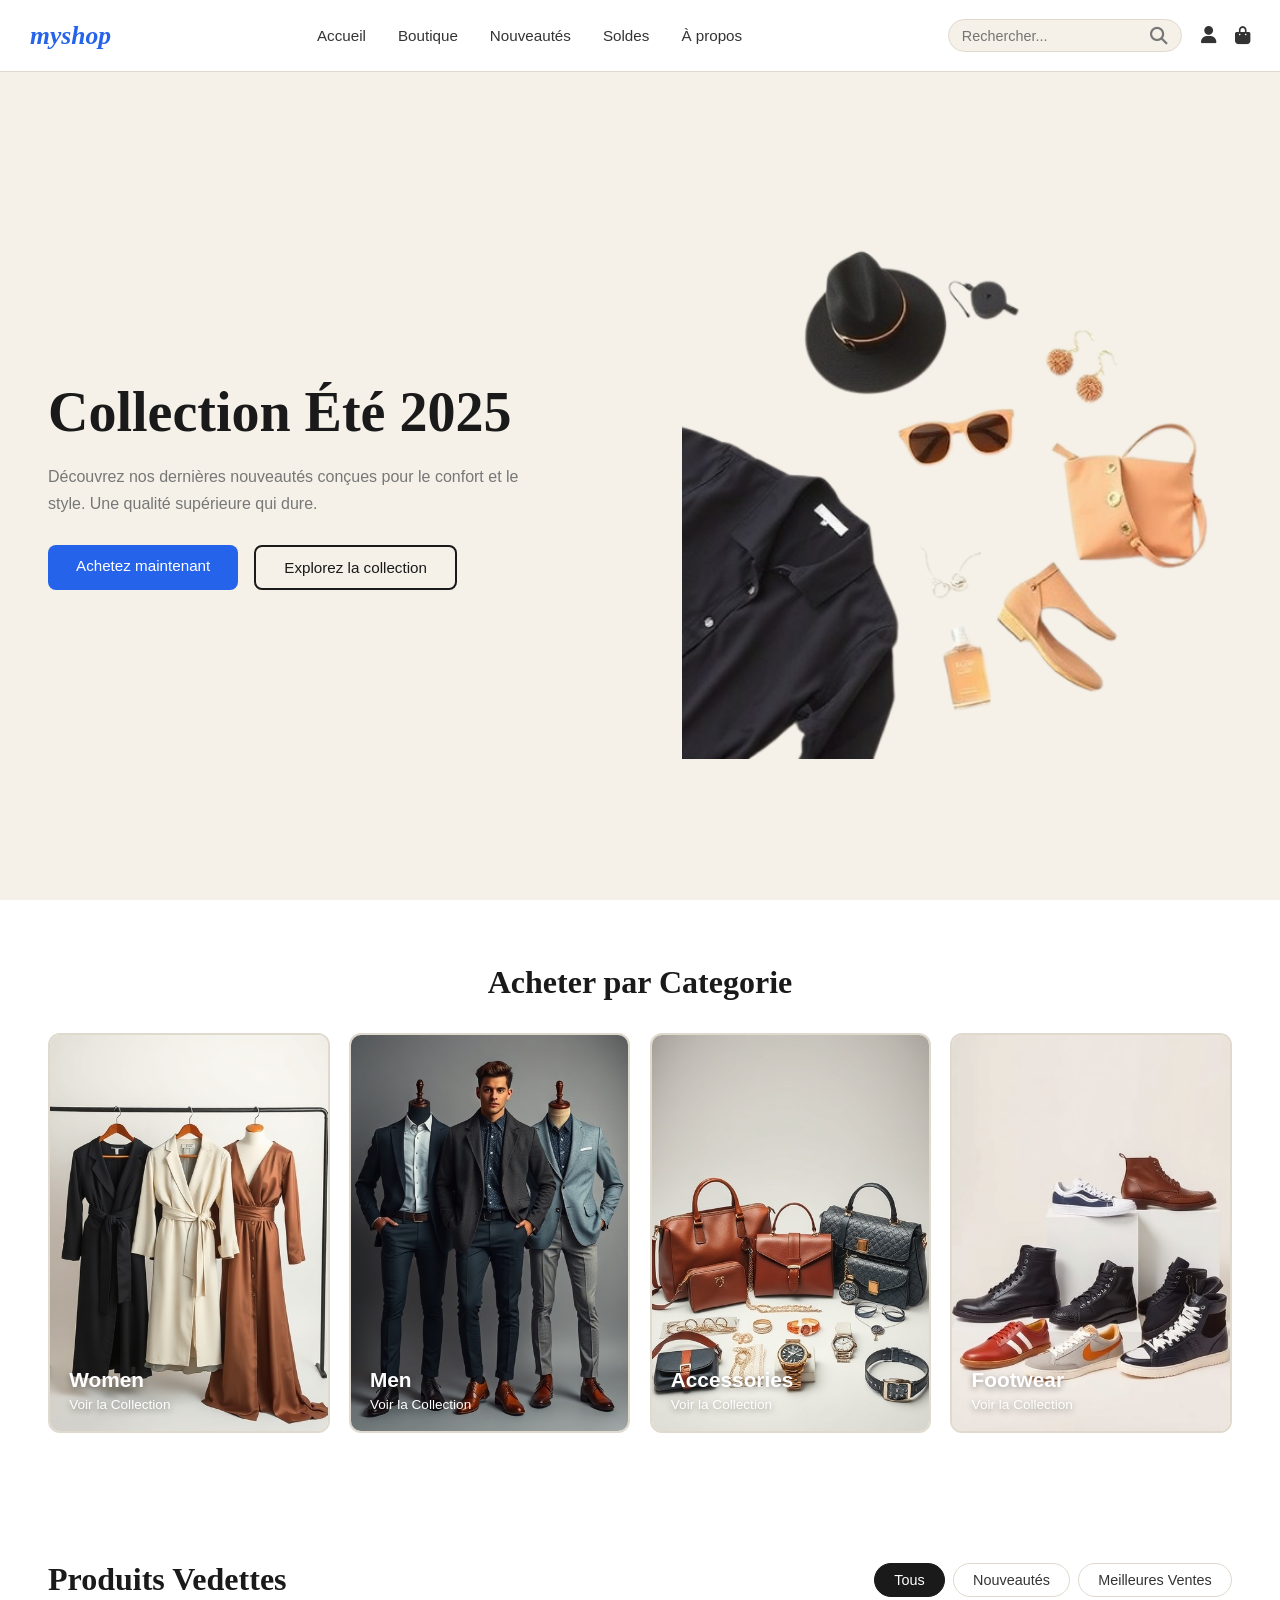
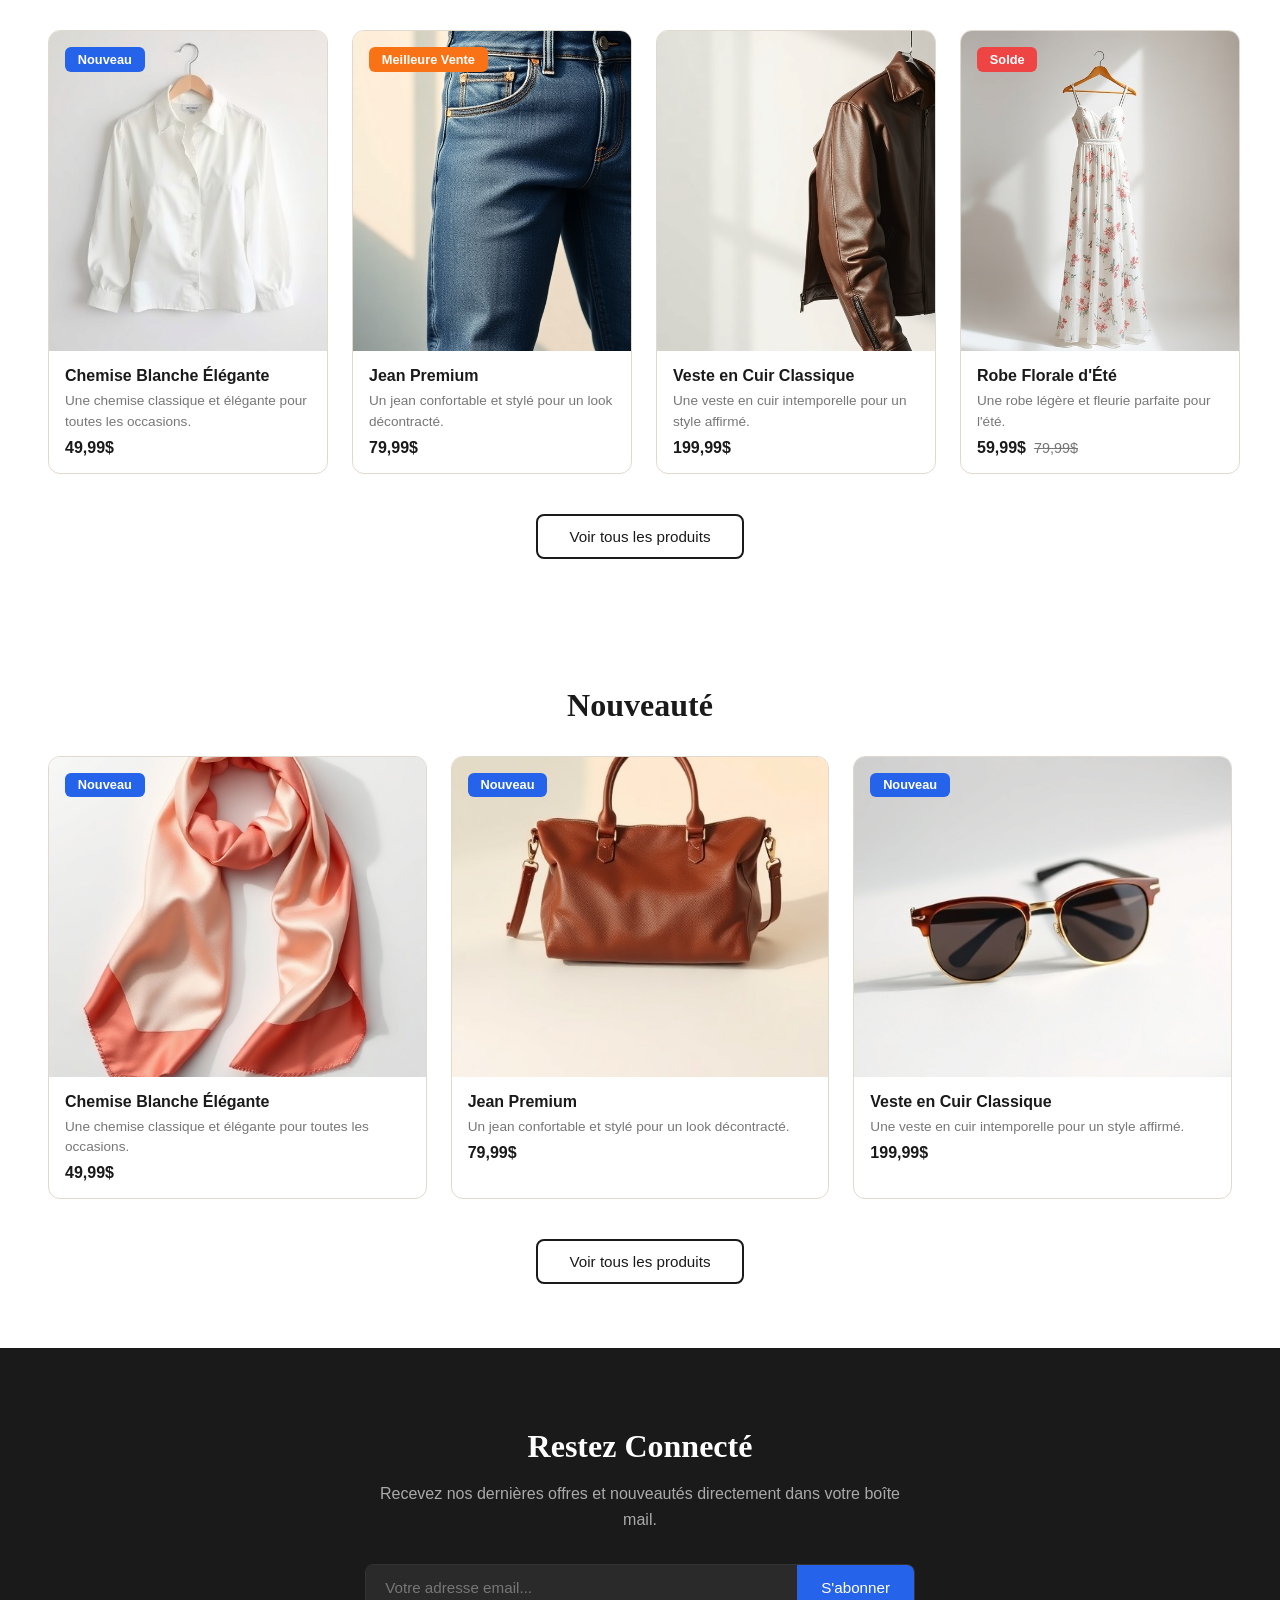
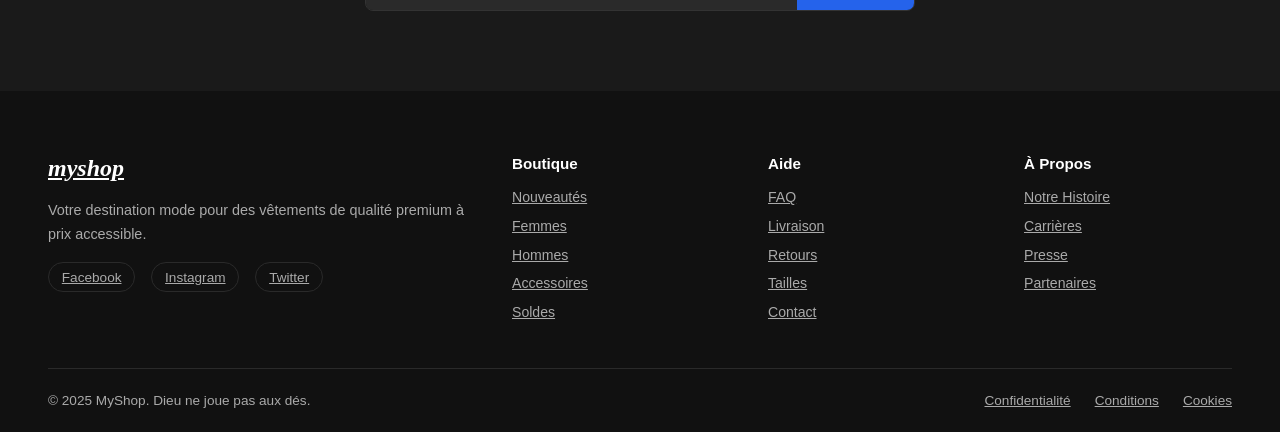
<file: my_shop/html/index.html>
<!DOCTYPE html>
<html lang="fr">
<head>
  <meta charset="UTF-8" />
  <meta name="viewport" content="width=device-width, initial-scale=1.0"/>
  <title>MyShop</title>
  <link rel="stylesheet" href="../css/index.css" />
  <link rel="stylesheet" href="https://cdnjs.cloudflare.com/ajax/libs/font-awesome/6.5.0/css/all.min.css"/>
</head>
<body>

  <header>
   
        <a href="index.html" class="logo">myshop</a>

        

        <nav>
        <a href="#">Accueil</a>
        <a href="#">Boutique</a>
        <a href="#">Nouveautés</a>
        <a href="#">Soldes</a>
        <a href="#">À propos</a>
        </nav>

        <div class="header-icons">

        <div class="search-wrapper">
            <input type="text" placeholder="Rechercher..." />
            <i class="fa fa-search"></i>
        </div>

        <div class="account">
            <i class="fa fa-user"></i>
            <div class="dropdown">
            <a href="signin.php">Connexion</a>
            <a href="signup.php">Inscription</a>
            </div>
        </div>

        <i class="fa fa-shopping-bag"></i>
        </div>

        <div class="hamburger">&#9776;</div>
        

        <nav class="nav">
        <a href="#">Accueil</a>
        <a href="#">Boutique</a>
        <a href="#">Nouveautés</a>
        <a href="#">Soldes</a>
        <a href="#">À propos</a>
        </nav>
    
  </header>

  <section class="hero">
    <div class="hero-text">
      <h1>Collection Été 2025</h1>
      <p>Découvrez nos dernières nouveautés conçues pour le confort et le style. Une qualité supérieure qui dure.</p>
      <div class="hero-buttons">
        <a href="#">Achetez maintenant</a>
        <a href="#">Explorez la collection</a>
      </div>
    </div>
    <div class="hero-image">
      <img src="../image/prin-removebg-preview.png" alt="Summer Collection 2025" />
    </div>
  </section>

  <section class="categories">
  <h2>Acheter par Categorie</h2>
  <div class="categories-grid">

    <div class="category-card">
      <img src="../image/cat1.jpg" alt="Women" />
      <div class="category-info">
        <span>Women</span>
        <a href="#">Voir la Collection</a>
      </div>
    </div>

    <div class="category-card">
      <img src="../image/cat2.jpg" alt="Men" />
      <div class="category-info">
        <span>Men</span>
        <a href="#">Voir la Collection</a>
      </div>
    </div>

    <div class="category-card">
      <img src="../image/cat3.jpg" alt="Accessories" />
      <div class="category-info">
        <span>Accessories</span>
        <a href="#">Voir la Collection</a>
      </div>
    </div>

    <div class="category-card">
      <img src="../image/cat4.jpg" alt="Footwear" />
      <div class="category-info">
        <span>Footwear</span>
        <a href="#">Voir la Collection</a>
      </div>
    </div>

  </div>
</section>

<section class="products">
  <div class="products-header">
    <h2>Produits Vedettes</h2>
    <div class="products-filter">
      <a href="#" class="filter-btn active">Tous</a>
      <a href="#" class="filter-btn">Nouveautés</a>
      <a href="#" class="filter-btn">Meilleures Ventes</a>
    </div>
  </div>

  <div class="products-grid">

    <div class="product-card">
      <div class="product-image">
        <span class="badge badge-new">Nouveau</span>
        <img src="../image/pro1.jpg" alt="Chemise Blanche Élégante" />
        <div class="product-actions">
          <a href="#" class="action-btn">&#9825;</a>
          <a href="#" class="action-btn action-btn-blue">&#128722;</a>
        </div>
      </div>
      <div class="product-info">
        <h3>Chemise Blanche Élégante</h3>
        <p class="description">Une chemise classique et élégante pour toutes les occasions.</p>
        <p class="price">49,99$</p>
      </div>
    </div>

    <div class="product-card">
      <div class="product-image">
        <span class="badge badge-best">Meilleure Vente</span>
        <img src="../image/pro2.jpg" alt="Jean Premium" />
        <div class="product-actions">
          <a href="#" class="action-btn">&#9825;</a>
          <a href="#" class="action-btn action-btn-blue">&#128722;</a>
        </div>
      </div>
      <div class="product-info">
        <h3>Jean Premium</h3>
        <p class="description">Un jean confortable et stylé pour un look décontracté.</p>
        <p class="price">79,99$</p>
      </div>
    </div>

    <div class="product-card">
      <div class="product-image">
        <img src="../image/pro3.jpg" alt="Veste en Cuir Classique" />
        <div class="product-actions">
          <a href="#" class="action-btn">&#9825;</a>
          <a href="#" class="action-btn action-btn-blue">&#128722;</a>
        </div>
      </div>
      <div class="product-info">
        <h3>Veste en Cuir Classique</h3>
        <p class="description">Une veste en cuir intemporelle pour un style affirmé.</p>
        <p class="price">199,99$</p>
      </div>
    </div>

    <div class="product-card">
      <div class="product-image">
        <span class="badge badge-sale">Solde</span>
        <img src="../image/pro4.jpg" alt="Robe Florale d'Été" />
        <div class="product-actions">
          <a href="#" class="action-btn">&#9825;</a>
          <a href="#" class="action-btn action-btn-blue">&#128722;</a>
        </div>
      </div>
      <div class="product-info">
        <h3>Robe Florale d'Été</h3>
        <p class="description">Une robe légère et fleurie parfaite pour l'été.</p>
        <div class="price-wrapper">
          <p class="price">59,99$</p>
          <p class="price-old">79,99$</p>
        </div>
      </div>
    </div>

  </div>

  <div class="products-footer">
    <a href="#" class="btn-all">Voir tous les produits</a>
  </div>

</section>


<section class="categories">
  <h2>Nouveauté</h2>

  <div class="products-grids">

    <div class="product-card">
      <div class="product-image">
        <span class="badge badge-new">Nouveau</span>
        <img src="../image/new1.jpg" alt="Chemise Blanche Élégante" />
        <div class="product-actions">
          <a href="#" class="action-btn">&#9825;</a>
          <a href="#" class="action-btn action-btn-blue">&#128722;</a>
        </div>
      </div>
      <div class="product-info">
        <h3>Chemise Blanche Élégante</h3>
        <p class="description">Une chemise classique et élégante pour toutes les occasions.</p>
        <p class="price">49,99$</p>
      </div>
    </div>

    <div class="product-card">
      <div class="product-image">
        <span class="badge badge-new">Nouveau</span>
        <img src="../image/new2.jpg" alt="Jean Premium" />
        <div class="product-actions">
          <a href="#" class="action-btn">&#9825;</a>
          <a href="#" class="action-btn action-btn-blue">&#128722;</a>
        </div>
      </div>
      <div class="product-info">
        <h3>Jean Premium</h3>
        <p class="description">Un jean confortable et stylé pour un look décontracté.</p>
        <p class="price">79,99$</p>
      </div>
    </div>

    <div class="product-card">
      <div class="product-image">
        <span class="badge badge-new">Nouveau</span>
        <img src="../image/new3.jpg" alt="Veste en Cuir Classique" />
        <div class="product-actions">
          <a href="#" class="action-btn">&#9825;</a>
          <a href="#" class="action-btn action-btn-blue">&#128722;</a>
        </div>
      </div>
      <div class="product-info">
        <h3>Veste en Cuir Classique</h3>
        <p class="description">Une veste en cuir intemporelle pour un style affirmé.</p>
        <p class="price">199,99$</p>
      </div>
    </div>

  </div>

  <div class="products-footer">
    <a href="#" class="btn-all">Voir tous les produits</a>
  </div>
</section>


<section class="newsletter">
  <div class="newsletter-inner">
    <h2>Restez Connecté</h2>
    <p>Recevez nos dernières offres et nouveautés directement dans votre boîte mail.</p>
    <form class="newsletter-form" action="#" method="POST">
      <input type="email" name="email" placeholder="Votre adresse email..." />
      <button type="submit">S'abonner</button>
    </form>
  </div>
</section>

<footer>
  <div class="footer-top">

    <div class="footer-brand">
      <a href="index.html" class="logo">myshop</a>
      <p>Votre destination mode pour des vêtements de qualité premium à prix accessible.</p>
      <div class="footer-socials">
        <a href="#">Facebook</a>
        <a href="#">Instagram</a>
        <a href="#">Twitter</a>
      </div>
    </div>

    <div class="footer-links">
      <h4>Boutique</h4>
      <a href="#">Nouveautés</a>
      <a href="#">Femmes</a>
      <a href="#">Hommes</a>
      <a href="#">Accessoires</a>
      <a href="#">Soldes</a>
    </div>

    <div class="footer-links">
      <h4>Aide</h4>
      <a href="#">FAQ</a>
      <a href="#">Livraison</a>
      <a href="#">Retours</a>
      <a href="#">Tailles</a>
      <a href="#">Contact</a>
    </div>

    <div class="footer-links">
      <h4>À Propos</h4>
      <a href="#">Notre Histoire</a>
      <a href="#">Carrières</a>
      <a href="#">Presse</a>
      <a href="#">Partenaires</a>
    </div>

  </div>

  <div class="footer-bottom">
    <p>© 2025 MyShop. Dieu ne joue pas aux dés.</p>
    <div class="footer-legal">
      <a href="#">Confidentialité</a>
      <a href="#">Conditions</a>
      <a href="#">Cookies</a>
    </div>
  </div>
</footer>

</body>
</html>
</file>
<file: my_shop/css/index.css>
* {
  margin: 0;
  padding: 0;
  box-sizing: border-box;
}

body {
  font-family: Georgia, sans-serif;
  background-color: #f5f0e8;
}





header {
  background-color: #ffffff;
  border-bottom: 1px solid #e0d9ce;
  height: 72px;
  display: flex;
  align-items: center;
  justify-content: space-between;
  padding: 0 ;
  position: sticky;
  top: 0;
  z-index: 100;
  padding: 0 30px;
}

header a {
  text-decoration: none;
  color: inherit;
}


.logo {
  font-family: Georgia, serif;
  font-size: 1.6rem;
  font-weight: 700;
  color: #2563eb;
  font-style: italic;
  
}

.hamburger {
  display: none;
}

.nav {
  display: none;
}

nav {
  display: flex;
  gap: 2rem;
}

nav a {
  font-size: 0.95rem;
  color: #333333;
}

nav a:hover {
  color: #2563eb;
}


.header-icons {
  display: flex;
  align-items: center;
  gap: 1.2rem;
  font-size: 1.1rem;
  color: #333333;
}

.header-icons i {
  cursor: pointer;
}

.header-icons i:hover {
  color: #2563eb;
}

.search-wrapper {
  display: flex;
  align-items: center;
  border: 1px solid #e0d9ce;
  border-radius: 20px;
  padding: 0.4rem 0.8rem;
  background-color: #f5f0e8;
  gap: 0.5rem;
}

.search-wrapper input {
  border: none;
  background: transparent;
  outline: none;
  font-size: 0.9rem;
  width: 180px;
}

.search-wrapper i {
  color: #777777;
  cursor: pointer;
}

.search-wrapper i:hover {
  color: #2563eb;
}


.account {
  position: relative;
}

.dropdown {
  position: absolute;
  top: 0;
  right: 0;
  padding-top: 40px;
  background: #ffffff;
  border: 1px solid #e0d9ce;
  border-radius: 10px;
  min-width: 150px;
  display: none;
  flex-direction: column;
  gap: 0.3rem;
}

.account:hover .dropdown {
  display: flex;
}

.dropdown a {
  padding: 0.5rem 0.8rem;
  font-size: 0.9rem;
  color: #333333;
  border-radius: 6px;
}

.dropdown a:hover {
  background-color: #f5f0e8;
  color: #2563eb;
}


.hero {
  display: flex;
  align-items: center;
  justify-content: space-between;
  padding: 4rem 3rem;
  min-height: calc(100vh - 72px);
}

.hero-text {
  max-width: 480px;
  display: flex;
  flex-direction: column;
  gap: 1.2rem;
}

.hero-text h1 {
  font-family: Georgia, serif;
  font-size: 3.5rem;
  font-weight: 900;
  line-height: 1.1;
  color: #1a1a1a;
}

.hero-text p {
  font-size: 1rem;
  line-height: 1.7;
  color: #777777;
}

.hero-buttons {
  display: flex;
  gap: 1rem;
  margin-top: 0.5rem;
}

.hero-buttons a:first-child {
  background-color: #2563eb;
  color: #ffffff;
  padding: 0.75rem 1.75rem;
  border-radius: 8px;
  font-size: 0.95rem;
  font-weight: 500;
  text-decoration: none;
}

.hero-buttons a:first-child:hover {
  background-color: #1d4ed8;
}

.hero-buttons a:last-child {
  border: 2px solid #1a1a1a;
  color: #1a1a1a;
  padding: 0.75rem 1.75rem;
  border-radius: 8px;
  font-size: 0.95rem;
  font-weight: 500;
  text-decoration: none;
}

.hero-buttons a:last-child:hover {
  background-color: #1a1a1a;
  color: #ffffff;
}

.hero-image img {
  width: 550px;
  max-height: 580px;
  object-fit: contain;
}


@media (max-width: 900px) {

  .hamburger {
    display: block;
    font-size: 1.5rem;
    cursor: pointer;
    color: #333333;
  }

  nav {
    display: none;
    position: absolute;
    top: 72px;
    left: 0;
    width: 100%;
    background-color: #ffffff;
    flex-direction: column;
    padding: 1rem 2rem;
    border-bottom: 1px solid #e0d9ce;
    gap: 1rem;
    margin-top: -40px;
  }

  .hamburger:hover + nav,
  nav:hover {
    display: flex;
  }

  .search-wrapper input {
    width: 80px;
  }

  .hero {
    flex-direction: column;
    text-align: center;
    padding: 2rem;
  }

  .hero-buttons {
    justify-content: center;
  }

  .hero-image img {
    width: 100%;
  }
}


.categories {
  padding: 4rem 3rem;
  background-color: #ffffff;
}

.categories h2 {
  text-align: center;
  font-family: Georgia, serif;
  font-size: 2rem;
  font-weight: 700;
  color: #1a1a1a;
  margin-bottom: 2rem;
}

.categories-grid {
  display: grid;
  grid-template-columns: repeat(4, 1fr);
  gap: 1.2rem;
}

.category-card {
  position: relative;
  border-radius: 12px;
  border: 2px solid #e0d9ce;
  overflow: hidden;
  height: 400px;
  cursor: pointer;
}

.category-card img {
  width: 100%;
  height: 100%;
  object-fit: cover;
  transition: transform 0.4s ease;
}

.category-card:hover img {
  transform: scale(1.08);
}

.category-info {
  position: absolute;
  bottom: 1.2rem;
  left: 1.2rem;
  display: flex;
  flex-direction: column;
  gap: 0.3rem;
}

.category-info span {
  font-size: 1.3rem;
  font-weight: 700;
  color: #ffffff;
  text-shadow: 0 2px 6px rgba(0,0,0,0.4);
}

.category-info a {.category-card {
    height: 250px;
  }
  font-size: 0.85rem;
  color: #ffffff;
  text-shadow: 0 2px 6px rgba(0,0,0,0.4);
  text-decoration: none;
}

.category-info a:hover {
  color: #f5f0e8;
}


@media (max-width: 900px) {
  .categories-grid {
    grid-template-columns: repeat(2, 1fr);
  }

  .category-card {
    height: 250px;
  }
}

@media (max-width: 500px) {
  .categories-grid {
    grid-template-columns: 1fr;
  }
}


.products {
  padding: 4rem 3rem;
  background-color: #ffffff;
}

.products-header {
  display: flex;
  align-items: center;
  justify-content: space-between;
  margin-bottom: 2rem;
}

.products-header h2 {
  font-family: Georgia, serif;
  font-size: 2rem;
  font-weight: 700;
  color: #1a1a1a;
}

.products-filter {
  display: flex;
  gap: 0.5rem;
}

.filter-btn, .filter-btn-active {
  padding: 0.5rem 1.2rem;
  border-radius: 20px;
  font-size: 0.9rem;
  color: #333333;
  border: 1px solid #e0d9ce;
  background: transparent;
  text-decoration: none;
}

.filter-btn:hover,
.filter-btn.active {
  background-color: #1a1a1a;
  color: #ffffff;
  border-color: #1a1a1a;
}

.products-grid {
  display: grid;
  grid-template-columns: repeat(auto-fill, minmax(280px, 1fr));
  gap: 1.5rem;
}

.products-grids {
  display: grid;
  grid-template-columns: repeat(auto-fill, minmax(350px, 1fr));
  gap: 1.5rem;
}

.product-card {
  border-radius: 12px;
  overflow: hidden;
  background: #ffffff;
  border: 1px solid #e0d9ce;
}

.product-image {
  position: relative;
  overflow: hidden;
  height: 320px;
}

.product-image img {
  width: 100%;
  height: 100%;
  object-fit: cover;
  transition: transform 0.4s ease;
}

.product-card:hover .product-image img {
  transform: scale(1.05);
}

.badge {
  position: absolute;
  top: 1rem;
  left: 1rem;
  padding: 0.3rem 0.8rem;
  border-radius: 6px;
  font-size: 0.8rem;
  font-weight: 700;
  z-index: 1;
}

.badge-new {
  background-color: #2563eb;
  color: #ffffff;
}

.badge-best {
  background-color: #f97316;
  color: #ffffff;
}

.badge-sale {
  background-color: #ef4444;
  color: #ffffff;
}

.product-actions {
  position: absolute;
  bottom: 1rem;
  left: 50%;
  transform: translateX(-50%);
  display: flex;
  gap: 0.5rem;
  opacity: 0;
  transition: opacity 0.3s ease;
}

.product-card:hover .product-actions {
  opacity: 1;
}

.action-btn {
  width: 40px;
  height: 40px;
  border-radius: 50%;
  background: #ffffff;
  display: flex;
  align-items: center;
  justify-content: center;
  font-size: 1rem;
  color: #333333;
  border: 1px solid #e0d9ce;
  text-decoration: none;
}

.action-btn:hover {
  background-color: #f5f0e8;
}

.action-btn-blue {
  background-color: #2563eb;
  color: #ffffff;
  border-color: #2563eb;
}

.action-btn-blue:hover {
  background-color: #1d4ed8;
}

.product-info {
  padding: 1rem;
  display: flex;
  flex-direction: column;
  gap: 0.4rem;
}

.product-info h3 {
  font-size: 1rem;
  font-weight: 600;
  color: #1a1a1a;
}

.description {
  font-size: 0.85rem;
  color: #777777;
  line-height: 1.5;
}

.price {
  font-size: 1rem;
  font-weight: 700;
  color: #1a1a1a;
}

.price-wrapper {
  display: flex;
  align-items: center;
  gap: 0.5rem;
}

.price-old {
  font-size: 0.9rem;
  color: #777777;
  text-decoration: line-through;
}

.products-footer {
  text-align: center;
  margin-top: 2.5rem;
}

.btn-all {
  display: inline-block;
  padding: 0.75rem 2rem;
  border-radius: 8px;
  border: 2px solid #1a1a1a;
  color: #1a1a1a;
  font-size: 0.95rem;
  font-weight: 500;
  text-decoration: none;
}

.btn-all:hover {
  background-color: #1a1a1a;
  color: #ffffff;
}

@media (max-width: 900px) {
  .products-header {
    flex-direction: column;
    align-items: flex-start;
    gap: 1rem;
  }

  .products-grid {
    grid-template-columns: repeat(2, 1fr);
  }
}

@media (min-width: 1200px) {

  .products-grid{
    display: grid;
    grid-template-columns: repeat(4, minmax(280px, 1fr));
    gap: 1.5rem;
  }

  .products-grids{
    display: grid;
    grid-template-columns: repeat(3, minmax(280px, 1fr));
    gap: 1.5rem;
  }
}

@media (max-width: 500px) {
  .products-grid {
    grid-template-columns: 1fr;
  }
}


.newsletter {
  background-color: #1a1a1a;
  padding: 5rem 3rem;
  text-align: center;
}

.newsletter-inner {
  max-width: 550px;
  margin: 0 auto;
  display: flex;
  flex-direction: column;
  gap: 1rem;
}

.newsletter h2 {
  font-family: Georgia, serif;
  font-size: 2rem;
  font-weight: 700;
  color: #ffffff;
}

.newsletter p {
  font-size: 1rem;
  color: #aaaaaa;
  line-height: 1.6;
}

.newsletter-form {
  display: flex;
  gap: 0;
  margin-top: 1rem;
  border-radius: 8px;
  overflow: hidden;
  border: 1px solid #333333;
}

.newsletter-form input {
  flex: 1;
  padding: 0.85rem 1.2rem;
  font-size: 0.95rem;
  border: none;
  outline: none;
  background-color: #2a2a2a;
  color: #ffffff;
}

.newsletter-form input::placeholder {
  color: #777777;
}

.newsletter-form button {
  padding: 0.85rem 1.5rem;
  background-color: #2563eb;
  color: #ffffff;
  font-size: 0.95rem;
  font-weight: 500;
  border: none;
  cursor: pointer;
}

.newsletter-form button:hover {
  background-color: #1d4ed8;
}

/* FOOTER */
footer {
  background-color: #111111;
  color: #aaaaaa;
  padding: 4rem 3rem 0;
}

.footer-top {
  display: grid;
  grid-template-columns: 2fr 1fr 1fr 1fr;
  gap: 3rem;
  padding-bottom: 3rem;
  border-bottom: 1px solid #2a2a2a;
}

.footer-brand {
  display: flex;
  flex-direction: column;
  gap: 1rem;
}

.footer-brand .logo {
  color: #ffffff;
  font-size: 1.5rem;
}

.footer-brand p {
  font-size: 0.9rem;
  line-height: 1.7;
  color: #aaaaaa;
}

.footer-socials {
  display: flex;
  gap: 1rem;
}

.footer-socials a {
  font-size: 0.85rem;
  color: #aaaaaa;
  border: 1px solid #2a2a2a;
  padding: 0.4rem 0.8rem;
  border-radius: 20px;
}

.footer-socials a:hover {
  color: #ffffff;
  border-color: #ffffff;
}

.footer-links {
  display: flex;
  flex-direction: column;
  gap: 0.8rem;
}

.footer-links h4 {
  font-size: 0.95rem;
  font-weight: 600;
  color: #ffffff;
  margin-bottom: 0.3rem;
}

.footer-links a {
  font-size: 0.88rem;
  color: #aaaaaa;
}

.footer-links a:hover {
  color: #ffffff;
}

.footer-bottom {
  display: flex;
  align-items: center;
  justify-content: space-between;
  padding: 1.5rem 0;
  font-size: 0.85rem;
}

.footer-legal {
  display: flex;
  gap: 1.5rem;
}

.footer-legal a {
  color: #aaaaaa;
}

.footer-legal a:hover {
  color: #ffffff;
}

/* RESPONSIVE NEWSLETTER & FOOTER */
@media (max-width: 900px) {
  .footer-top {
    grid-template-columns: 1fr 1fr;
  }

  .footer-brand {
    grid-column: span 2;
  }

  .footer-bottom {
    flex-direction: column;
    gap: 1rem;
    text-align: center;
  }
}

@media (max-width: 500px) {
  .footer-top {
    grid-template-columns: 1fr;
  }

  .footer-brand {
    grid-column: span 1;
  }

  .newsletter-form {
    flex-direction: column;
  }

  .newsletter-form button {
    border-radius: 0 0 8px 8px;
  }
}
</file>
